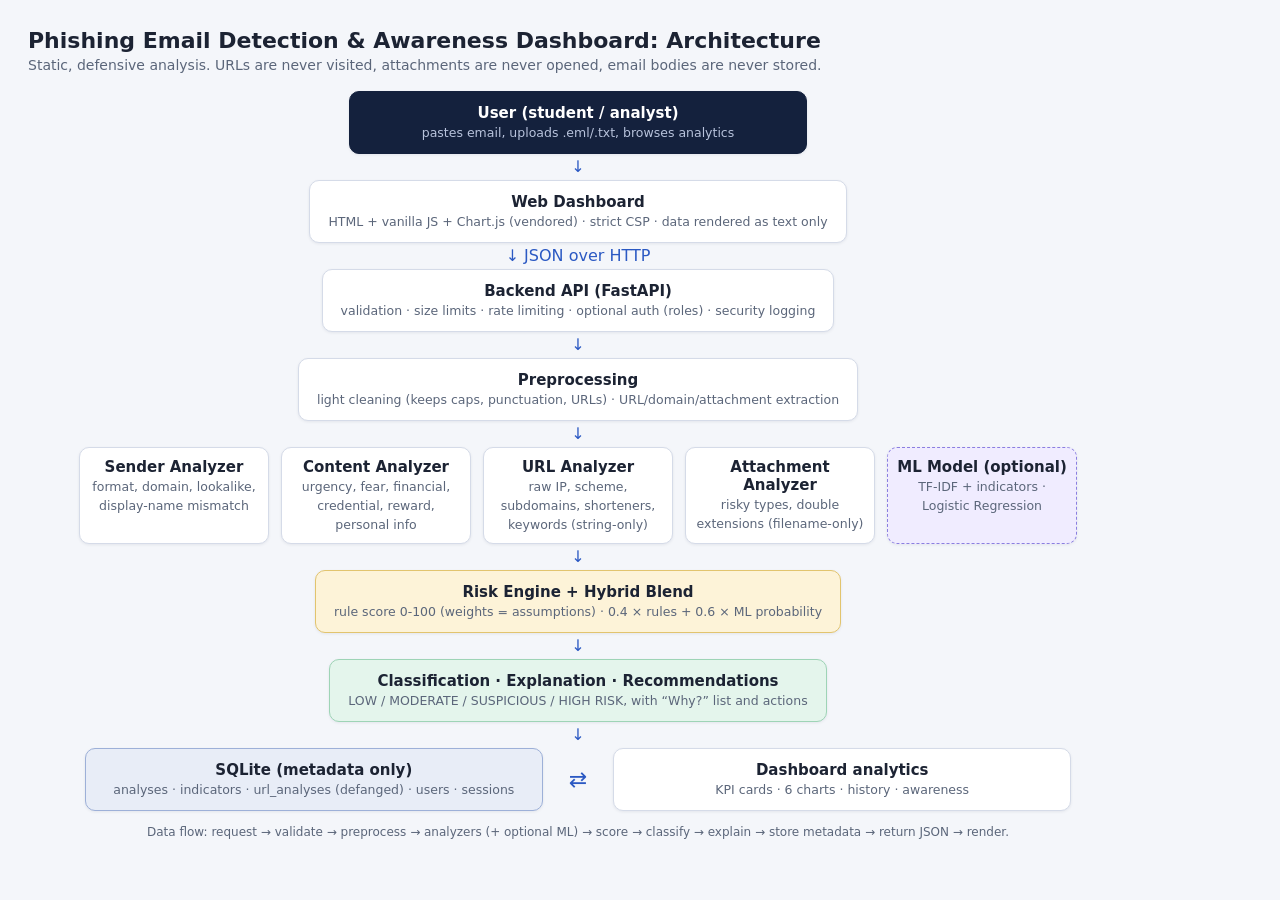
<file: docs/architecture.html>
<!DOCTYPE html><html lang="en"><head><meta charset="utf-8"><title>Architecture</title>
<style>
body{font-family:system-ui,Segoe UI,Arial,sans-serif;background:#f4f6fa;margin:0;padding:28px;color:#1c2333;width:1100px}
h1{font-size:22px;margin:0 0 4px}p.sub{margin:0 0 18px;color:#5b667a;font-size:14px}
.flow{display:flex;flex-direction:column;align-items:center;gap:0}
.box{background:#fff;border:1px solid #d5dbe8;border-radius:10px;padding:12px 18px;text-align:center;box-shadow:0 1px 3px rgba(20,33,61,.08);min-width:420px}
.box b{display:block;font-size:15px}.box span{font-size:12.5px;color:#5b667a}
.arrow{font-size:16px;color:#2b59c3;line-height:26px}
.navy{background:#14213d;color:#fff;border-color:#14213d}.navy span{color:#b8c3dc}
.row{display:flex;gap:12px;align-items:stretch}
.an{min-width:0;width:172px;padding:10px 8px}.opt{border-style:dashed;background:#f0ecff;border-color:#8b7fe0}
.green{background:#e4f5ec;border-color:#9ed4b6}.orange{background:#fdf3d8;border-color:#e2c46e}
.side{display:flex;gap:26px;align-items:center}
.db{background:#e8edf7;border-color:#9db0d8}
.note{font-size:12px;color:#5b667a;margin-top:14px;text-align:center}
</style></head><body>
<h1>Phishing Email Detection &amp; Awareness Dashboard: Architecture</h1>
<p class="sub">Static, defensive analysis. URLs are never visited, attachments are never opened, email bodies are never stored.</p>
<div class="flow">
<div class="box navy"><b>User (student / analyst)</b><span>pastes email, uploads .eml/.txt, browses analytics</span></div><div class="arrow">↓</div>
<div class="box"><b>Web Dashboard</b><span>HTML + vanilla JS + Chart.js (vendored) · strict CSP · data rendered as text only</span></div><div class="arrow">↓ JSON over HTTP</div>
<div class="box"><b>Backend API (FastAPI)</b><span>validation · size limits · rate limiting · optional auth (roles) · security logging</span></div><div class="arrow">↓</div>
<div class="box"><b>Preprocessing</b><span>light cleaning (keeps caps, punctuation, URLs) · URL/domain/attachment extraction</span></div><div class="arrow">↓</div>
<div class="row">
<div class="box an"><b>Sender Analyzer</b><span>format, domain, lookalike, display-name mismatch</span></div>
<div class="box an"><b>Content Analyzer</b><span>urgency, fear, financial, credential, reward, personal info</span></div>
<div class="box an"><b>URL Analyzer</b><span>raw IP, scheme, subdomains, shorteners, keywords (string-only)</span></div>
<div class="box an"><b>Attachment Analyzer</b><span>risky types, double extensions (filename-only)</span></div>
<div class="box an opt"><b>ML Model (optional)</b><span>TF-IDF + indicators · Logistic Regression</span></div>
</div><div class="arrow">↓</div>
<div class="box orange"><b>Risk Engine + Hybrid Blend</b><span>rule score 0-100 (weights = assumptions) · 0.4 × rules + 0.6 × ML probability</span></div><div class="arrow">↓</div>
<div class="box green"><b>Classification · Explanation · Recommendations</b><span>LOW / MODERATE / SUSPICIOUS / HIGH RISK, with “Why?” list and actions</span></div><div class="arrow">↓</div>
<div class="side"><div class="box db"><b>SQLite (metadata only)</b><span>analyses · indicators · url_analyses (defanged) · users · sessions</span></div>
<div style="font-size:22px;color:#2b59c3">⇄</div><div class="box"><b>Dashboard analytics</b><span>KPI cards · 6 charts · history · awareness</span></div></div>
</div><p class="note">Data flow: request → validate → preprocess → analyzers (+ optional ML) → score → classify → explain → store metadata → return JSON → render.</p>
</body></html>
</file>
